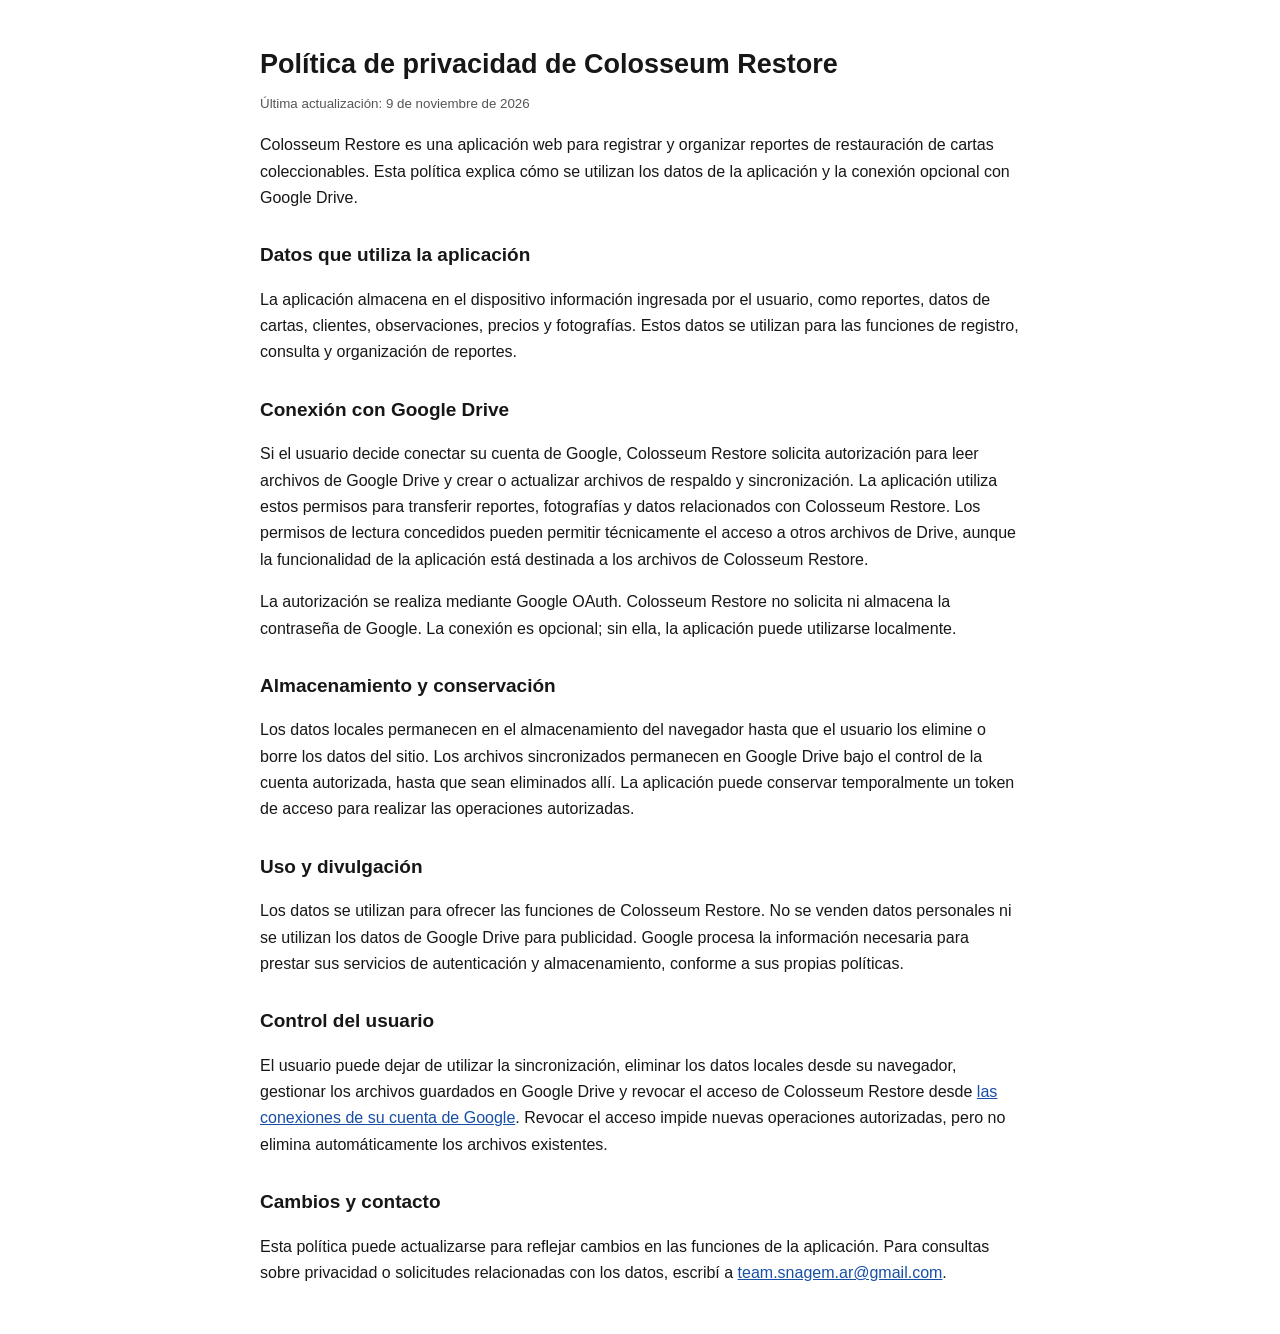
<file: privacy.html>
<!doctype html>
<html lang="es">
<head>
<meta charset="utf-8">
<meta name="viewport" content="width=device-width, initial-scale=1">
<title>Política de privacidad — Colosseum Restore</title>
<style>
html{background:#fff;color:#171717;font-family:Arial,Helvetica,sans-serif}
body{max-width:760px;margin:48px auto;padding:0 22px;font-size:16px;line-height:1.65}
h1{font-size:27px;line-height:1.25;margin-bottom:8px}
h2{font-size:19px;margin-top:28px}
a{color:#174ea6}small{color:#555}
</style>
</head>
<body>
<h1>Política de privacidad de Colosseum Restore</h1>
<small>Última actualización: 9 de noviembre de 2026</small>
<p>Colosseum Restore es una aplicación web para registrar y organizar reportes de restauración de cartas coleccionables. Esta política explica cómo se utilizan los datos de la aplicación y la conexión opcional con Google Drive.</p>
<h2>Datos que utiliza la aplicación</h2>
<p>La aplicación almacena en el dispositivo información ingresada por el usuario, como reportes, datos de cartas, clientes, observaciones, precios y fotografías. Estos datos se utilizan para las funciones de registro, consulta y organización de reportes.</p>
<h2>Conexión con Google Drive</h2>
<p>Si el usuario decide conectar su cuenta de Google, Colosseum Restore solicita autorización para leer archivos de Google Drive y crear o actualizar archivos de respaldo y sincronización. La aplicación utiliza estos permisos para transferir reportes, fotografías y datos relacionados con Colosseum Restore. Los permisos de lectura concedidos pueden permitir técnicamente el acceso a otros archivos de Drive, aunque la funcionalidad de la aplicación está destinada a los archivos de Colosseum Restore.</p>
<p>La autorización se realiza mediante Google OAuth. Colosseum Restore no solicita ni almacena la contraseña de Google. La conexión es opcional; sin ella, la aplicación puede utilizarse localmente.</p>
<h2>Almacenamiento y conservación</h2>
<p>Los datos locales permanecen en el almacenamiento del navegador hasta que el usuario los elimine o borre los datos del sitio. Los archivos sincronizados permanecen en Google Drive bajo el control de la cuenta autorizada, hasta que sean eliminados allí. La aplicación puede conservar temporalmente un token de acceso para realizar las operaciones autorizadas.</p>
<h2>Uso y divulgación</h2>
<p>Los datos se utilizan para ofrecer las funciones de Colosseum Restore. No se venden datos personales ni se utilizan los datos de Google Drive para publicidad. Google procesa la información necesaria para prestar sus servicios de autenticación y almacenamiento, conforme a sus propias políticas.</p>
<h2>Control del usuario</h2>
<p>El usuario puede dejar de utilizar la sincronización, eliminar los datos locales desde su navegador, gestionar los archivos guardados en Google Drive y revocar el acceso de Colosseum Restore desde <a href="https://myaccount.google.com/connections">las conexiones de su cuenta de Google</a>. Revocar el acceso impide nuevas operaciones autorizadas, pero no elimina automáticamente los archivos existentes.</p>
<h2>Cambios y contacto</h2>
<p>Esta política puede actualizarse para reflejar cambios en las funciones de la aplicación. Para consultas sobre privacidad o solicitudes relacionadas con los datos, escribí a <a href="mailto:team.snagem.ar@gmail.com">team.snagem.ar@gmail.com</a>.</p>
</body>
</html>
</file>
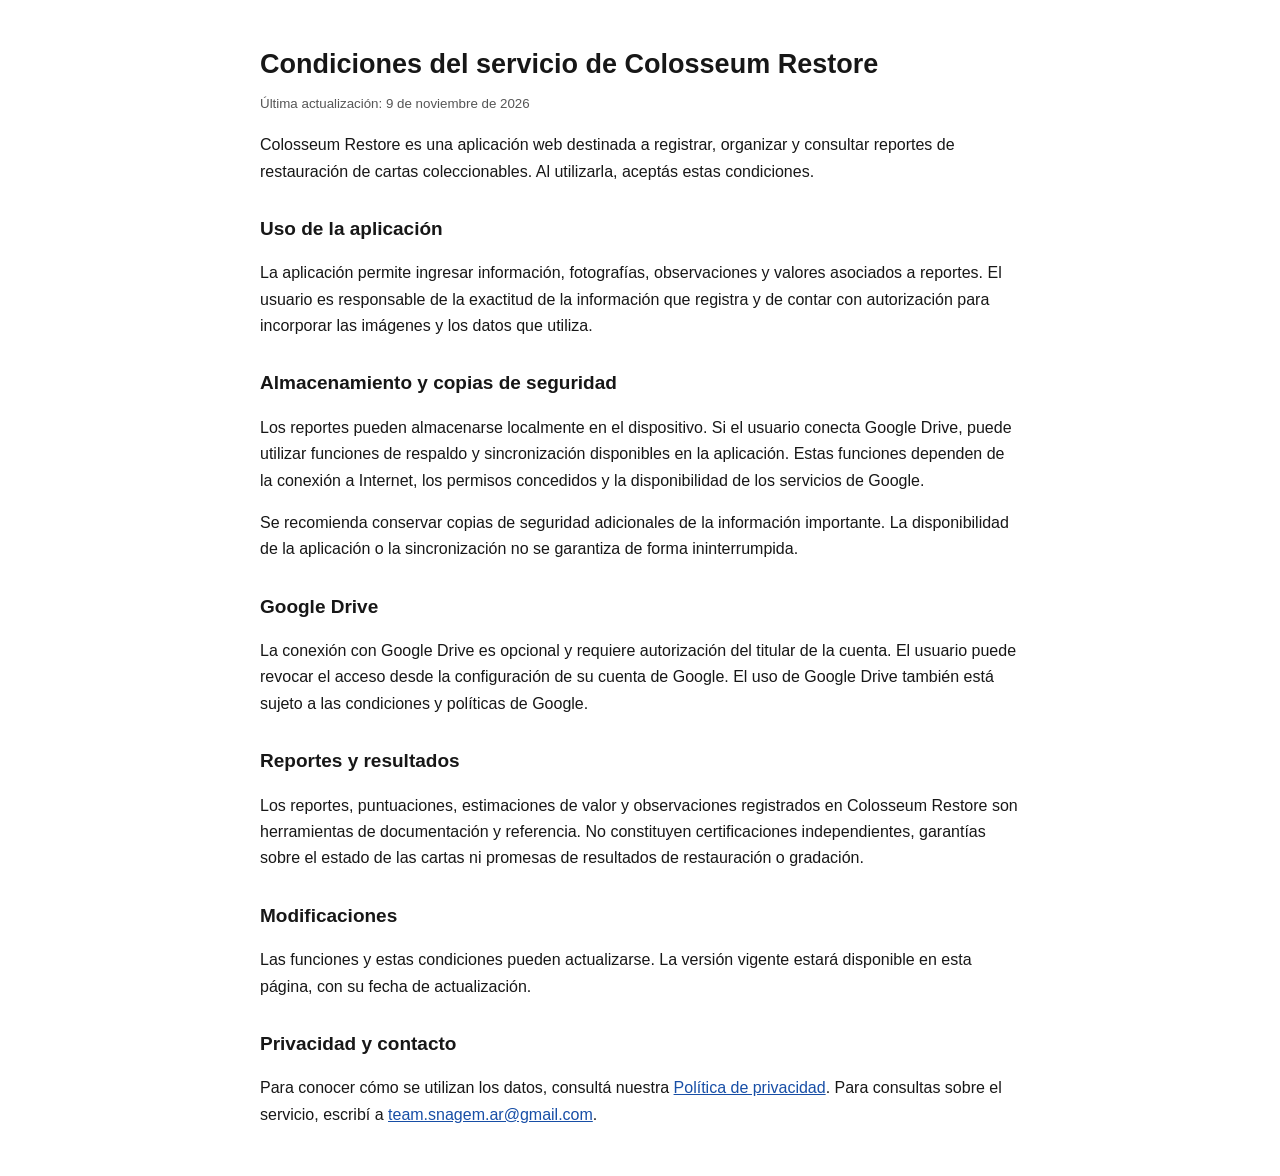
<file: terms.html>
<!doctype html>
<html lang="es">
<head>
<meta charset="utf-8">
<meta name="viewport" content="width=device-width, initial-scale=1">
<title>Condiciones del servicio — Colosseum Restore</title>
<style>
html{background:#fff;color:#171717;font-family:Arial,Helvetica,sans-serif}
body{max-width:760px;margin:48px auto;padding:0 22px;font-size:16px;line-height:1.65}
h1{font-size:27px;line-height:1.25;margin-bottom:8px}
h2{font-size:19px;margin-top:28px}
a{color:#174ea6}small{color:#555}
</style>
</head>
<body>
<h1>Condiciones del servicio de Colosseum Restore</h1>
<small>Última actualización: 9 de noviembre de 2026</small>
<p>Colosseum Restore es una aplicación web destinada a registrar, organizar y consultar reportes de restauración de cartas coleccionables. Al utilizarla, aceptás estas condiciones.</p>
<h2>Uso de la aplicación</h2>
<p>La aplicación permite ingresar información, fotografías, observaciones y valores asociados a reportes. El usuario es responsable de la exactitud de la información que registra y de contar con autorización para incorporar las imágenes y los datos que utiliza.</p>
<h2>Almacenamiento y copias de seguridad</h2>
<p>Los reportes pueden almacenarse localmente en el dispositivo. Si el usuario conecta Google Drive, puede utilizar funciones de respaldo y sincronización disponibles en la aplicación. Estas funciones dependen de la conexión a Internet, los permisos concedidos y la disponibilidad de los servicios de Google.</p>
<p>Se recomienda conservar copias de seguridad adicionales de la información importante. La disponibilidad de la aplicación o la sincronización no se garantiza de forma ininterrumpida.</p>
<h2>Google Drive</h2>
<p>La conexión con Google Drive es opcional y requiere autorización del titular de la cuenta. El usuario puede revocar el acceso desde la configuración de su cuenta de Google. El uso de Google Drive también está sujeto a las condiciones y políticas de Google.</p>
<h2>Reportes y resultados</h2>
<p>Los reportes, puntuaciones, estimaciones de valor y observaciones registrados en Colosseum Restore son herramientas de documentación y referencia. No constituyen certificaciones independientes, garantías sobre el estado de las cartas ni promesas de resultados de restauración o gradación.</p>
<h2>Modificaciones</h2>
<p>Las funciones y estas condiciones pueden actualizarse. La versión vigente estará disponible en esta página, con su fecha de actualización.</p>
<h2>Privacidad y contacto</h2>
<p>Para conocer cómo se utilizan los datos, consultá nuestra <a href="privacy.html">Política de privacidad</a>. Para consultas sobre el servicio, escribí a <a href="mailto:team.snagem.ar@gmail.com">team.snagem.ar@gmail.com</a>.</p>
</body>
</html>
</file>
